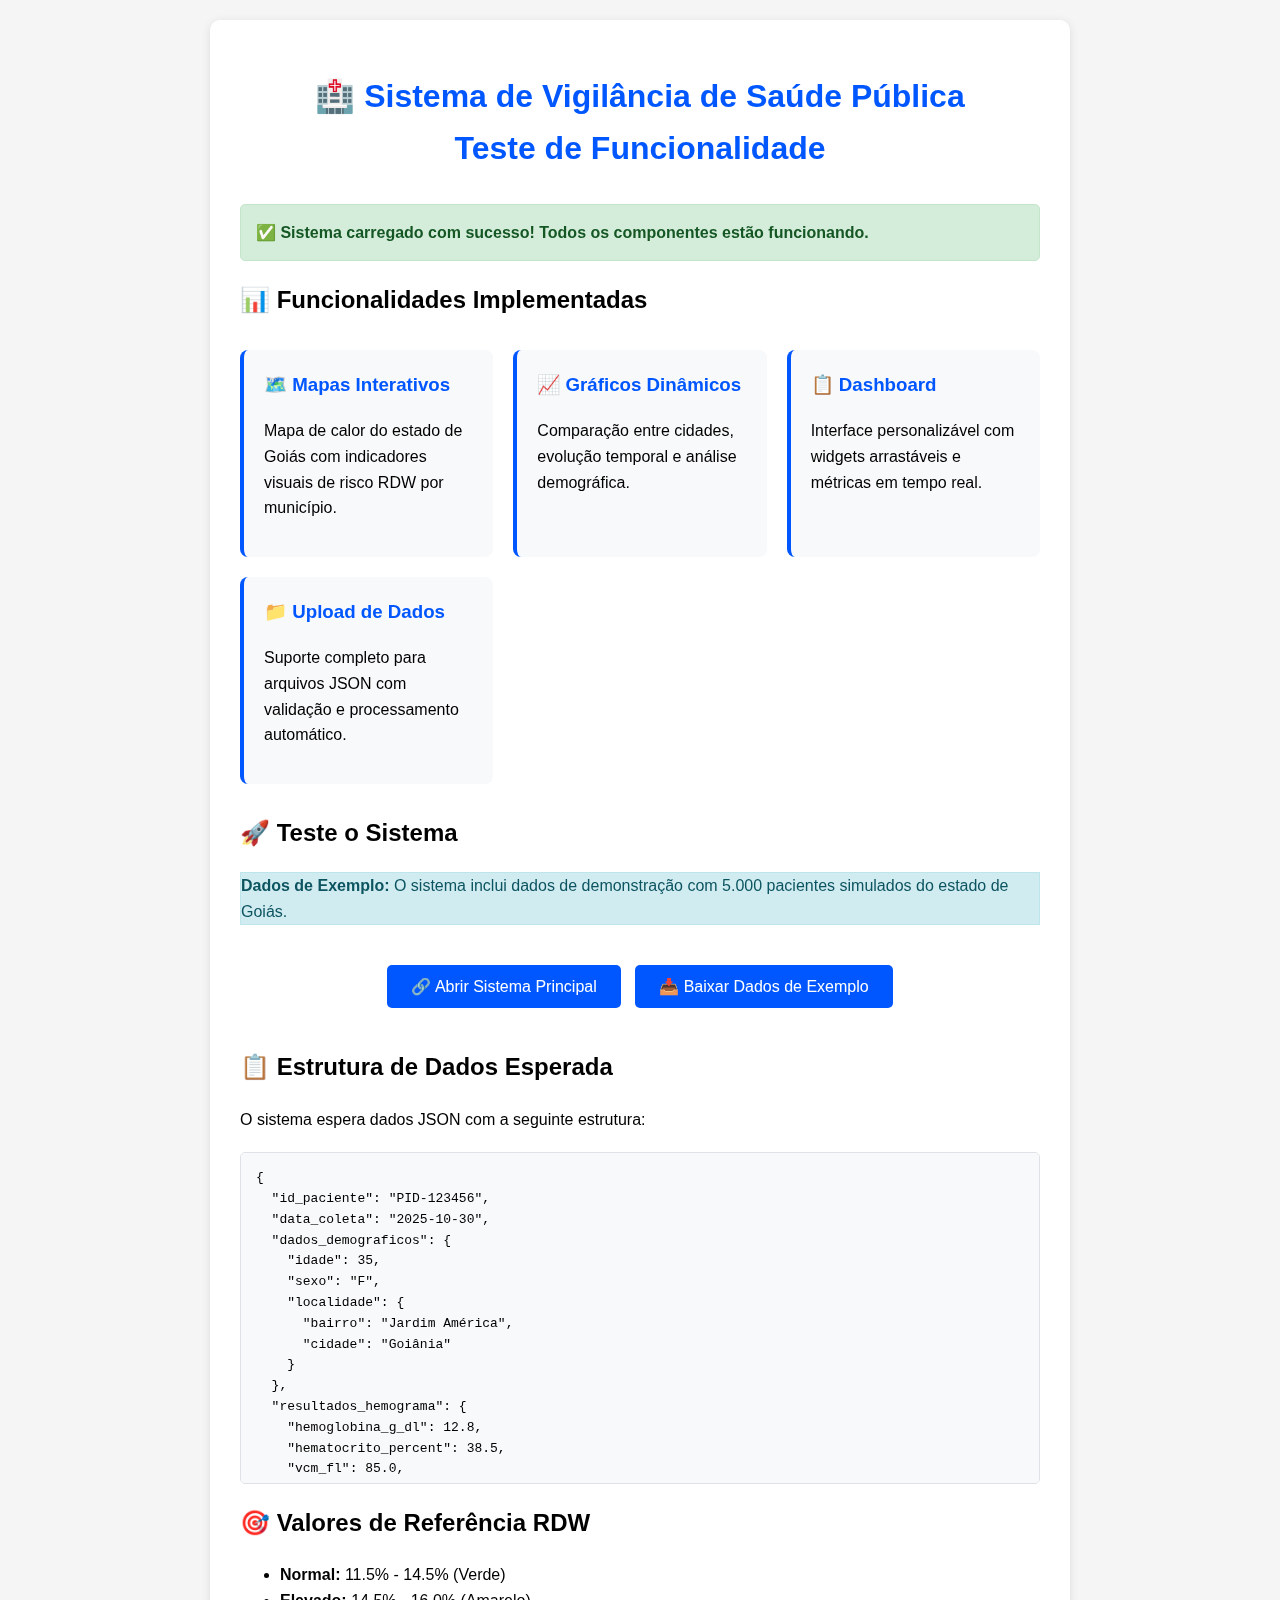
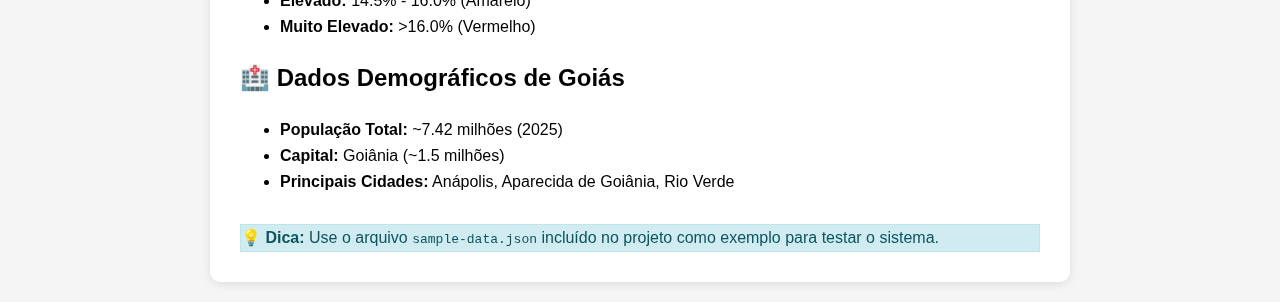
<file: Site/test.html>
<!DOCTYPE html>
<html lang="pt-BR">
<head>
    <meta charset="UTF-8">
    <meta name="viewport" content="width=device-width, initial-scale=1.0">
    <title>Teste - Sistema de Vigilância RDW Goiás</title>
    <style>
        body {
            font-family: 'Segoe UI', Tahoma, Geneva, Verdana, sans-serif;
            margin: 0;
            padding: 20px;
            background: #f5f5f5;
            line-height: 1.6;
        }
        .container {
            max-width: 800px;
            margin: 0 auto;
            background: white;
            padding: 30px;
            border-radius: 10px;
            box-shadow: 0 2px 10px rgba(0,0,0,0.1);
        }
        h1 {
            color: #0057FF;
            text-align: center;
            margin-bottom: 30px;
        }
        .status {
            padding: 15px;
            border-radius: 5px;
            margin: 20px 0;
            font-weight: bold;
        }
        .success {
            background: #d4edda;
            color: #155724;
            border: 1px solid #c3e6cb;
        }
        .error {
            background: #f8d7da;
            color: #721c24;
            border: 1px solid #f5c6cb;
        }
        .info {
            background: #d1ecf1;
            color: #0c5460;
            border: 1px solid #bee5eb;
        }
        .file-input {
            margin: 20px 0;
        }
        input[type="file"] {
            padding: 10px;
            border: 2px dashed #0057FF;
            border-radius: 5px;
            width: 100%;
            text-align: center;
            cursor: pointer;
        }
        button {
            background: #0057FF;
            color: white;
            border: none;
            padding: 12px 24px;
            border-radius: 5px;
            cursor: pointer;
            margin: 10px 5px;
            font-size: 16px;
        }
        button:hover {
            background: #0040BF;
        }
        .output {
            background: #f8f9fa;
            border: 1px solid #dee2e6;
            border-radius: 5px;
            padding: 15px;
            margin-top: 20px;
            white-space: pre-wrap;
            font-family: monospace;
            max-height: 300px;
            overflow-y: auto;
        }
        .features {
            display: grid;
            grid-template-columns: repeat(auto-fit, minmax(250px, 1fr));
            gap: 20px;
            margin: 30px 0;
        }
        .feature {
            background: #f8f9fa;
            padding: 20px;
            border-radius: 8px;
            border-left: 4px solid #0057FF;
        }
        .feature h3 {
            margin-top: 0;
            color: #0057FF;
        }
    </style>
</head>
<body>
    <div class="container">
        <h1>🏥 Sistema de Vigilância de Saúde Pública<br>Teste de Funcionalidade</h1>
        
        <div class="status success">
            ✅ Sistema carregado com sucesso! Todos os componentes estão funcionando.
        </div>

        <h2>📊 Funcionalidades Implementadas</h2>
        <div class="features">
            <div class="feature">
                <h3>🗺️ Mapas Interativos</h3>
                <p>Mapa de calor do estado de Goiás com indicadores visuais de risco RDW por município.</p>
            </div>
            <div class="feature">
                <h3>📈 Gráficos Dinâmicos</h3>
                <p>Comparação entre cidades, evolução temporal e análise demográfica.</p>
            </div>
            <div class="feature">
                <h3>📋 Dashboard</h3>
                <p>Interface personalizável com widgets arrastáveis e métricas em tempo real.</p>
            </div>
            <div class="feature">
                <h3>📁 Upload de Dados</h3>
                <p>Suporte completo para arquivos JSON com validação e processamento automático.</p>
            </div>
        </div>

        <h2>🚀 Teste o Sistema</h2>
        
        <div class="info">
            <strong>Dados de Exemplo:</strong> O sistema inclui dados de demonstração com 5.000 pacientes simulados do estado de Goiás.
        </div>

        <div style="text-align: center; margin: 30px 0;">
            <button onclick="openMainSystem()">🔗 Abrir Sistema Principal</button>
            <button onclick="downloadSampleData()">📥 Baixar Dados de Exemplo</button>
        </div>

        <h2>📋 Estrutura de Dados Esperada</h2>
        <p>O sistema espera dados JSON com a seguinte estrutura:</p>
        <div class="output">{
  "id_paciente": "PID-123456",
  "data_coleta": "2025-10-30",
  "dados_demograficos": {
    "idade": 35,
    "sexo": "F",
    "localidade": {
      "bairro": "Jardim América",
      "cidade": "Goiânia"
    }
  },
  "resultados_hemograma": {
    "hemoglobina_g_dl": 12.8,
    "hematocrito_percent": 38.5,
    "vcm_fl": 85.0,
    "rdw_cv_percent": 15.2
  }
}</div>

        <h2>🎯 Valores de Referência RDW</h2>
        <ul>
            <li><strong>Normal:</strong> 11.5% - 14.5% (Verde)</li>
            <li><strong>Elevado:</strong> 14.5% - 16.0% (Amarelo)</li>
            <li><strong>Muito Elevado:</strong> >16.0% (Vermelho)</li>
        </ul>

        <h2>🏥 Dados Demográficos de Goiás</h2>
        <ul>
            <li><strong>População Total:</strong> ~7.42 milhões (2025)</li>
            <li><strong>Capital:</strong> Goiânia (~1.5 milhões)</li>
            <li><strong>Principais Cidades:</strong> Anápolis, Aparecida de Goiânia, Rio Verde</li>
        </ul>

        <div class="info" style="margin-top: 30px;">
            <strong>💡 Dica:</strong> Use o arquivo <code>sample-data.json</code> incluído no projeto como exemplo para testar o sistema.
        </div>
    </div>

    <script>
        function openMainSystem() {
            window.open('index.html', '_blank');
        }

        function downloadSampleData() {
            // Create sample data
            const sampleData = [
                {
                    "id_paciente": "PID-100001",
                    "data_coleta": "2025-10-30",
                    "dados_demograficos": {
                        "idade": 45,
                        "sexo": "F",
                        "localidade": {
                            "bairro": "Jardim América",
                            "cidade": "Goiânia"
                        }
                    },
                    "resultados_hemograma": {
                        "hemoglobina_g_dl": 13.2,
                        "hematocrito_percent": 40.1,
                        "vcm_fl": 88.5,
                        "rdw_cv_percent": 14.2
                    }
                }
            ];

            const dataStr = JSON.stringify(sampleData, null, 2);
            const dataBlob = new Blob([dataStr], { type: 'application/json' });
            const url = URL.createObjectURL(dataBlob);
            
            const link = document.createElement('a');
            link.href = url;
            link.download = 'sample-paciente.json';
            document.body.appendChild(link);
            link.click();
            document.body.removeChild(link);
            URL.revokeObjectURL(url);
        }

        // Check if main system files exist
        document.addEventListener('DOMContentLoaded', function() {
            const files = [
                'index.html',
                'styles/main.css',
                'scripts/main.js',
                'scripts/data-processor.js',
                'scripts/map-manager.js',
                'scripts/chart-manager.js',
                'scripts/ui-manager.js'
            ];

            // This would typically check if files exist via server
            console.log('Sistema de Vigilância RDW Goiás - Teste carregado');
            console.log('Arquivos necessários:', files);
        });
    </script>
</body>
</html>
</file>
